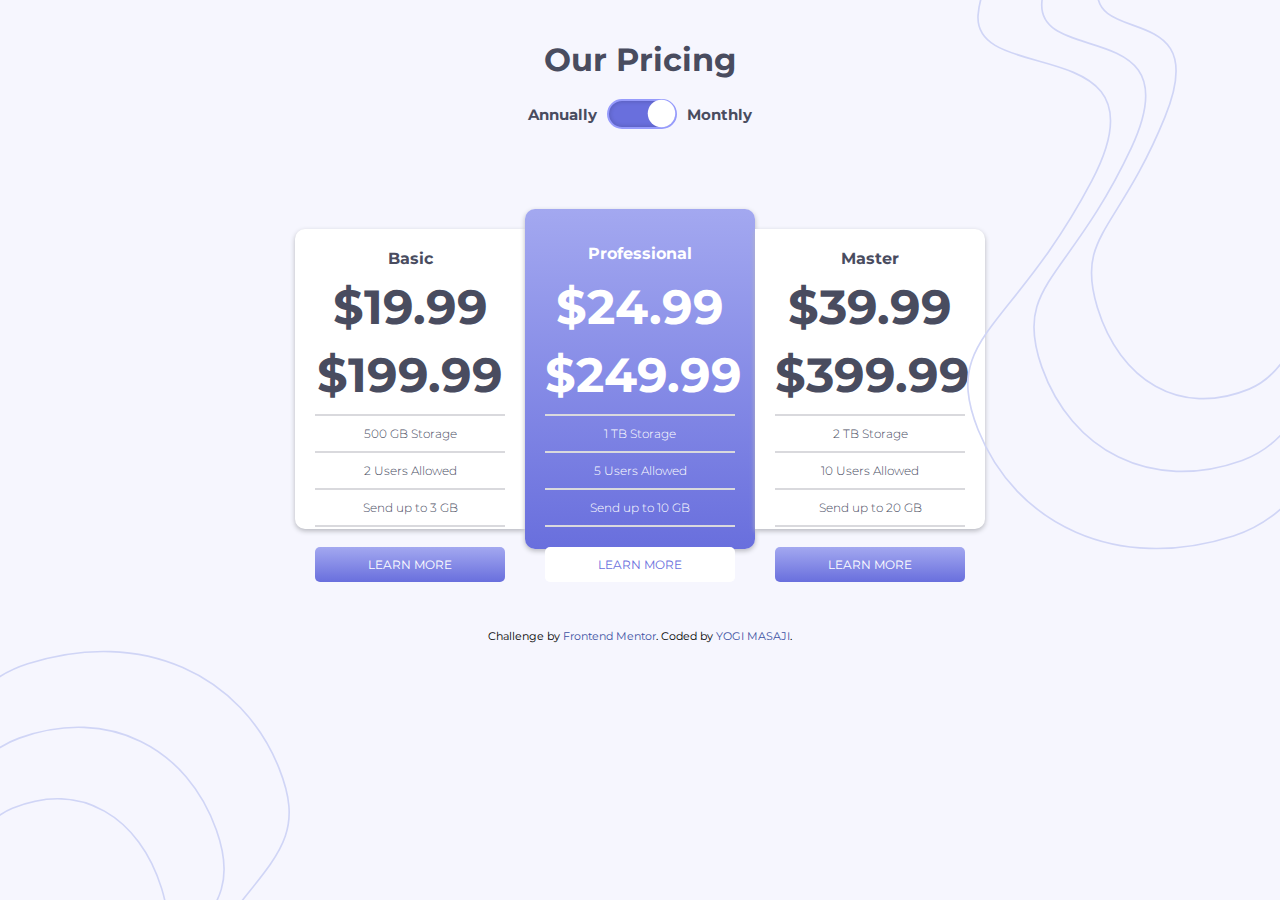
<file: index.html>
<!DOCTYPE html>
<html lang="en">
<head>
  <meta charset="UTF-8">
  <meta name="viewport" content="width=device-width, initial-scale=1.0"> <!-- displays site properly based on user's device -->

  <link rel="icon" type="image/png" sizes="32x32" href="./images/favicon-32x32.png">
  <link rel="stylesheet" href="style.css">
  
  <title>Frontend Mentor | [Challenge Name Here]</title>

  <!-- Feel free to remove these styles or customise in your own stylesheet 👍 -->
  <style>
    .attribution {
      font-family: 'montserrat', sans-serif;
       font-size: 11px; text-align: center; }
    .attribution a { 
      color: hsl(228, 45%, 44%);
      text-decoration: none;
      transition: .5s; 
    }
    .attribution a:hover { 
      color: hsl(228, 60%, 23%);
      text-decoration: none;
    }
  </style>
</head>
<body>
  <div>
    <img class="bottom" src="images/bg-bottom.svg" alt="">
    <img class="top" src="images/bg-top.svg" alt="">
</div>
  <header>
    <h1>Our Pricing</h1>
    <div class="selector">
      <h2>Annually</h2>
      <!-- <div id="selector-bar">
          <div id="selector-ball"></div>
      </div> -->
      <input type="checkbox" name="" id="selector-bar" checked>
      <h2>Monthly</h2>
  </div>
  </header>
<div class="flex">
  <div class="card-1">
    <div class="teks-1">
      <h2>Basic</h2> 
      <h3>&dollar;19.99</h3>
      <h4>&dollar;199.99</h4>
      <hr>
      <p>500 GB Storage</p> 
      <hr>
      <p>2 Users Allowed</p> 
      <hr>
      <p>Send up to 3 GB</p> 
      <hr>
      <button>Learn More</button> 
    </div>
  </div>

  <div class="card-2">
    <div class="teks-2">
      <h2>Professional</h2> 
      <h3>&dollar;24.99</h3>
      <h4>&dollar;249.99</h4>
      <hr>
      <p> 1 TB Storage</p>
      <hr>
      <p>5 Users Allowed</p>
      <hr>
      <p>Send up to 10 GB</p>
      <hr>
      <button>Learn More</button> 
    </div>
  </div>

  <div class="card-3">
    <div class="teks-3">
      <h2>Master</h2> 
      <h3>&dollar;39.99</h3>
      <h4>&dollar;399.99</h4>
      <hr>
      <p>2 TB Storage</p>
      <hr>
      <p>10 Users Allowed</p>
      <hr>
      <p>Send up to 20 GB</p>
      <hr>
     <button>Learn More</button> 
    </div>
  </div>
</div>
  
  

  

  
  
  <div class="attribution">
    Challenge by <a href="https://www.frontendmentor.io?ref=challenge" target="_blank">Frontend Mentor</a>. 
    Coded by <a href="#">YOGI MASAJI</a>.
  </div>

  <script src="main.js"></script>
</body>
</html>
</file>
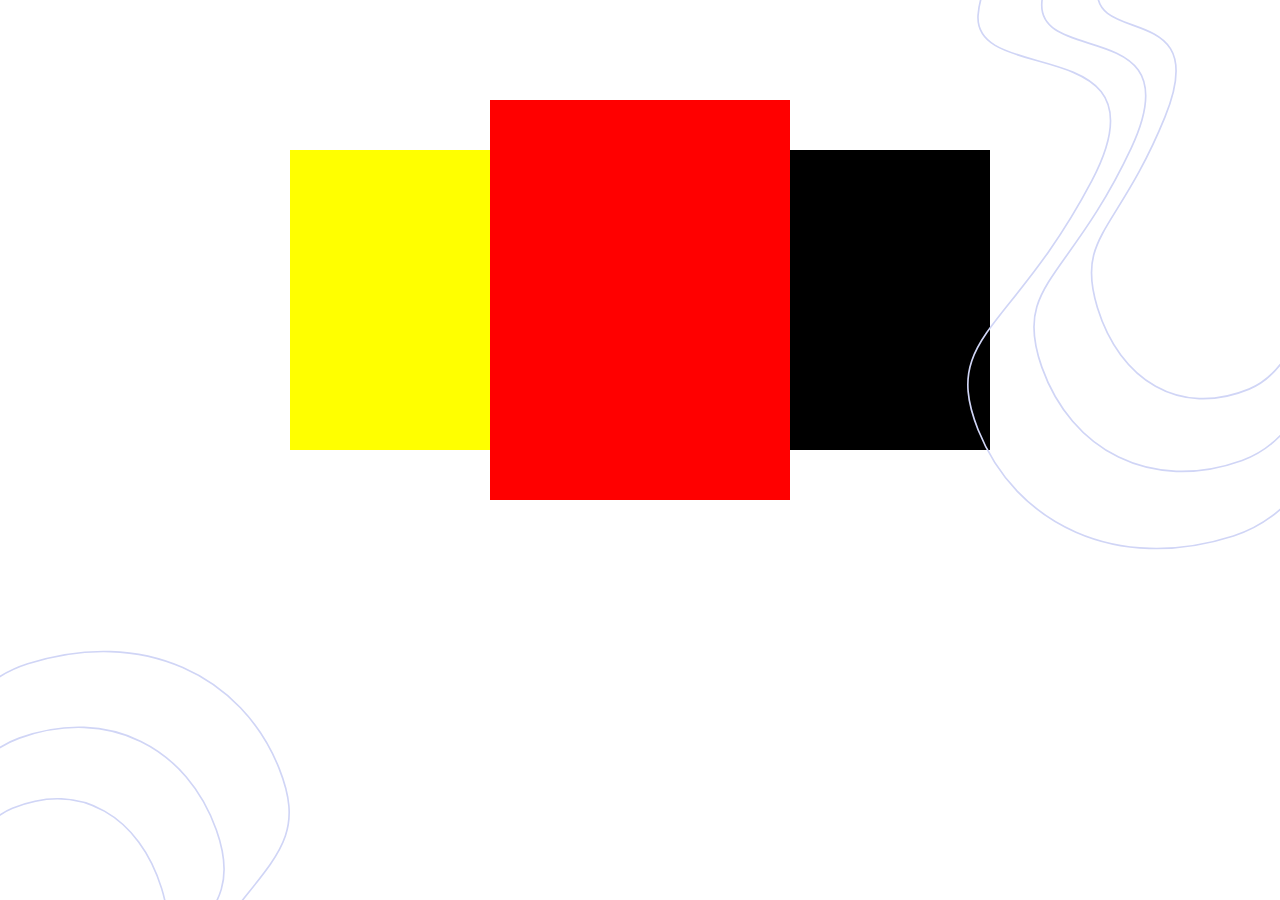
<file: tes.html>
<!DOCTYPE html>
<html lang="en">
<head>
    <meta charset="UTF-8">
    <meta http-equiv="X-UA-Compatible" content="IE=edge">
    <meta name="viewport" content="width=device-width, initial-scale=1.0">
    <link rel="stylesheet" href="tes.css">
    <title>Document</title>
</head>
<body>
    <div>
        <img class="bottom" src="images/bg-bottom.svg" alt="">
        <img class="top" src="images/bg-top.svg" alt="">
    </div>
    <div class="flex">
        <div class="isi"></div>
        <div class="isi-1"></div>
        <div class="isi-2"></div>
    </div>
</body>
</html>
</file>
<file: style.css>
@import url('https://fonts.googleapis.com/css2?family=Montserrat:wght@700&display=swap');
* {
    box-sizing: border-box;
    margin: 0;
    padding: 0;
}

body{
    background-color: hsl(240, 78%, 98%);
}
/* BACKGROUND */
.bottom {
    height: 250px;
    position: absolute;
    bottom: 0;
    left: 0;
}

.top {
    height: 550px;
    position: absolute;
    top: 0;
    right: 0;
}
/* AKHIR BACKGROUND */

/* HEAD */
header{
    font-family: 'montserrat', sans-serif;
}

header{
    margin-top: 40px;
    text-align: center;
}

header h1{
    color: hsl(232, 13%, 33%);
    margin-bottom: 20px;
}

.selector {
    display: flex;
    color: hsl(232, 13%, 33%);
    justify-content: center;
    align-items: center;
}

.selector h2{
    font-size: 15px;
}
/* 
#selector-bar {
    background-color: hsl(237, 63%, 64%);
    width: 3rem;
    height: 1.5rem;
    margin: 0 1.2rem;
    padding: 0.1rem;
    border-radius: 15px;
    display:flex;
    justify-content: flex-end;
    align-items: center;
    cursor: pointer;
    transition: .5s;
}

#selector-ball {
    width: 1.3rem;
    height: 1.3rem;
    background-color: white;
    border-radius: 50%;
    transition: .10s;
}

#selector-bar:hover {
    opacity: 0.6;
} */
input[type="checkbox"]{
    position: relative;
    width: 70px;
    height: 30px;
    -webkit-appearance: none;
    background: #696fdd;
    border: 2px solid #969bfc;
    outline: none;
    border-radius: 20px;
    box-shadow: inset 0 0 5px rgba(0,0,0,.2);
    transition: .5s;
    cursor: pointer;
}

input[type="checkbox"]:before{
    content: '';
    position: absolute;
    background: #fff;
    width: 25px;
    height: 25px;
    border-radius: 20px;
    top: 0;
    left: 0;
    transform: scale(1.1);
    transition: .5s;
}

input:checked[type="checkbox"]:before{
    left: 40px;
}

input:hover[type="checkbox"]{
    opacity: 0.5;
}


#selector-bar{
    margin: 0 10px;
}
/* HEAD */

/* CARD */
.flex{
    height: 500px;
    display: flex;
    justify-content: center;
    align-items: center;
    font-family: 'montserrat', sans-serif;
}



.card-1{
    width: 230px;
    height: 300px;
    border-radius: 10px 0px 0px 10px;
    background-color: #fff;
    padding: 20px 20px;
    box-shadow: 0px 2px 5px 0px hsl(233, 6%, 73%);
}
.card-2{
    width: 230px;
    height: 340px;
    border-radius: 10px;
    background-image: linear-gradient( rgb(163, 168, 240), 	rgb(105, 111, 221));
    padding: 20px 20px;
    box-shadow: 0px 2px 5px 0px hsl(233, 6%, 73%);
}
.card-3{
    width: 230px;
    height: 300px;
    border-radius: 0px 10px 10px 0px;
    background-color: #fff;
    padding: 20px 20px;
    box-shadow: 0px 2px 5px 0px hsl(233, 6%, 73%);
}
/* CARD */

/* TEKS */

p{
    font-weight: 300;
    font-size: 12px;
}
.teks-2{
    color: #fff;
}

.teks-1, .teks-2, .teks-3 {
    text-align: center;
}
.teks-1 h3{
    color: hsl(232, 13%, 33%);
    margin-top: 10px;
    font-size: 3rem;
}

.teks-2 h3{
    margin-top: 10px;
    font-size: 3rem;
}
.teks-3 h3{
    color: hsl(232, 13%, 33%);
    margin-top: 10px;
    font-size: 3rem;
}

/* TEKS ANNUALY */

.teks-1 h4{
    color: hsl(232, 13%, 33%);
    margin-top: 10px;
    font-size: 3rem;
}

.teks-2 h4{
    margin-top: 10px;
    font-size: 3rem;
}
.teks-3 h4{
    color: hsl(232, 13%, 33%);
    margin-top: 10px;
    font-size: 3rem;
}
/* TEKS ANUALLY */
.teks-1 h2{
    color: hsl(232, 13%, 33%);
    font-size: 1rem;
}

.teks-2 h2{
    font-size: 1rem;
    margin-top: 15px;
    margin-bottom: 15px;
}
.teks-3 h2{
    color: hsl(232, 13%, 33%);
    font-size: 1rem;
}



hr {
    border:0.5px solid hsl(240, 6%, 86%);
    margin: 10px 0px;
}

.teks-1, .teks-3 p{
    color: hsl(232, 13%, 33%);
}

/* BUTTON */
button{
    font-family: 'montserrat', sans-serif;
    font-size: 12px;
    transition: .5s;
}
.teks-1 button{
    background-image: linear-gradient( rgb(163, 168, 240), 	rgb(105, 111, 221));
    color: #fff;
    margin-top: 10px;
    padding: 10px 20px;
    width: 190px;
    border-radius: 5px;
    border: none;
    cursor: pointer;
    text-transform: uppercase;
}


.teks-2 button{
    text-transform: uppercase;
    color: hsl(237, 63%, 64%);
    background-color: #fff;
    margin-top: 10px;
    padding: 10px 20px;
    width: 190px;
    border-radius: 5px;
    border: none;
    cursor: pointer;
}

.teks-3 button{
    background-image: linear-gradient( rgb(163, 168, 240), 	rgb(105, 111, 221));
    color: #fff;
    margin-top: 10px;
    padding: 10px 20px;
    width: 190px;
    border-radius: 5px;
    border: none;
    cursor: pointer;
    text-transform: uppercase;
}


/* HOVER */
.teks-1 button:hover{
    background-image: none;
    color: hsl(237, 63%, 64%);
    margin-top: 10px;
    padding: 10px 20px;
    width: 190px;
    border-radius: 5px;
    border: 1px solid hsl(237, 63%, 64%);
    cursor: pointer;
    text-transform: uppercase;
}


.teks-2 button:hover{
    background-color: 	#696fdd;
    color: #fff;
    margin-top: 10px;
    padding: 10px 20px;
    width: 190px;
    border-radius: 5px;
    border: 1px solid white;
    cursor: pointer;
    text-transform: uppercase;
}

.teks-3 button:hover{
    background-image: none;
    color: hsl(237, 63%, 64%);
    margin-top: 10px;
    padding: 10px 20px;
    width: 190px;
    border-radius: 5px;
    border: 1px solid hsl(237, 63%, 64%);
    cursor: pointer;
    text-transform: uppercase;
}
</file>
<file: tes.css>
* {
    box-sizing: border-box;
    margin: 0;
    padding: 0;
}

body{

}
.bottom {
    height: 250px;
    position: absolute;
    bottom: 0;
    left: 0;
}

.top {
    height: 550px;
    position: absolute;
    top: 0;
    right: 0;
}

.flex{
    margin-top: 50px;
    height: 500px;
    display: flex;
    justify-content: center;
    align-items: center;
}

.isi{
    width: 200px;
    height: 300px;
    background-color: yellow;
}
.isi-1{
    width: 300px;
    height: 400px;
    background-color: red;
}
.isi-2{
    width: 200px;
    height: 300px;
    background-color: black;
}
</file>
